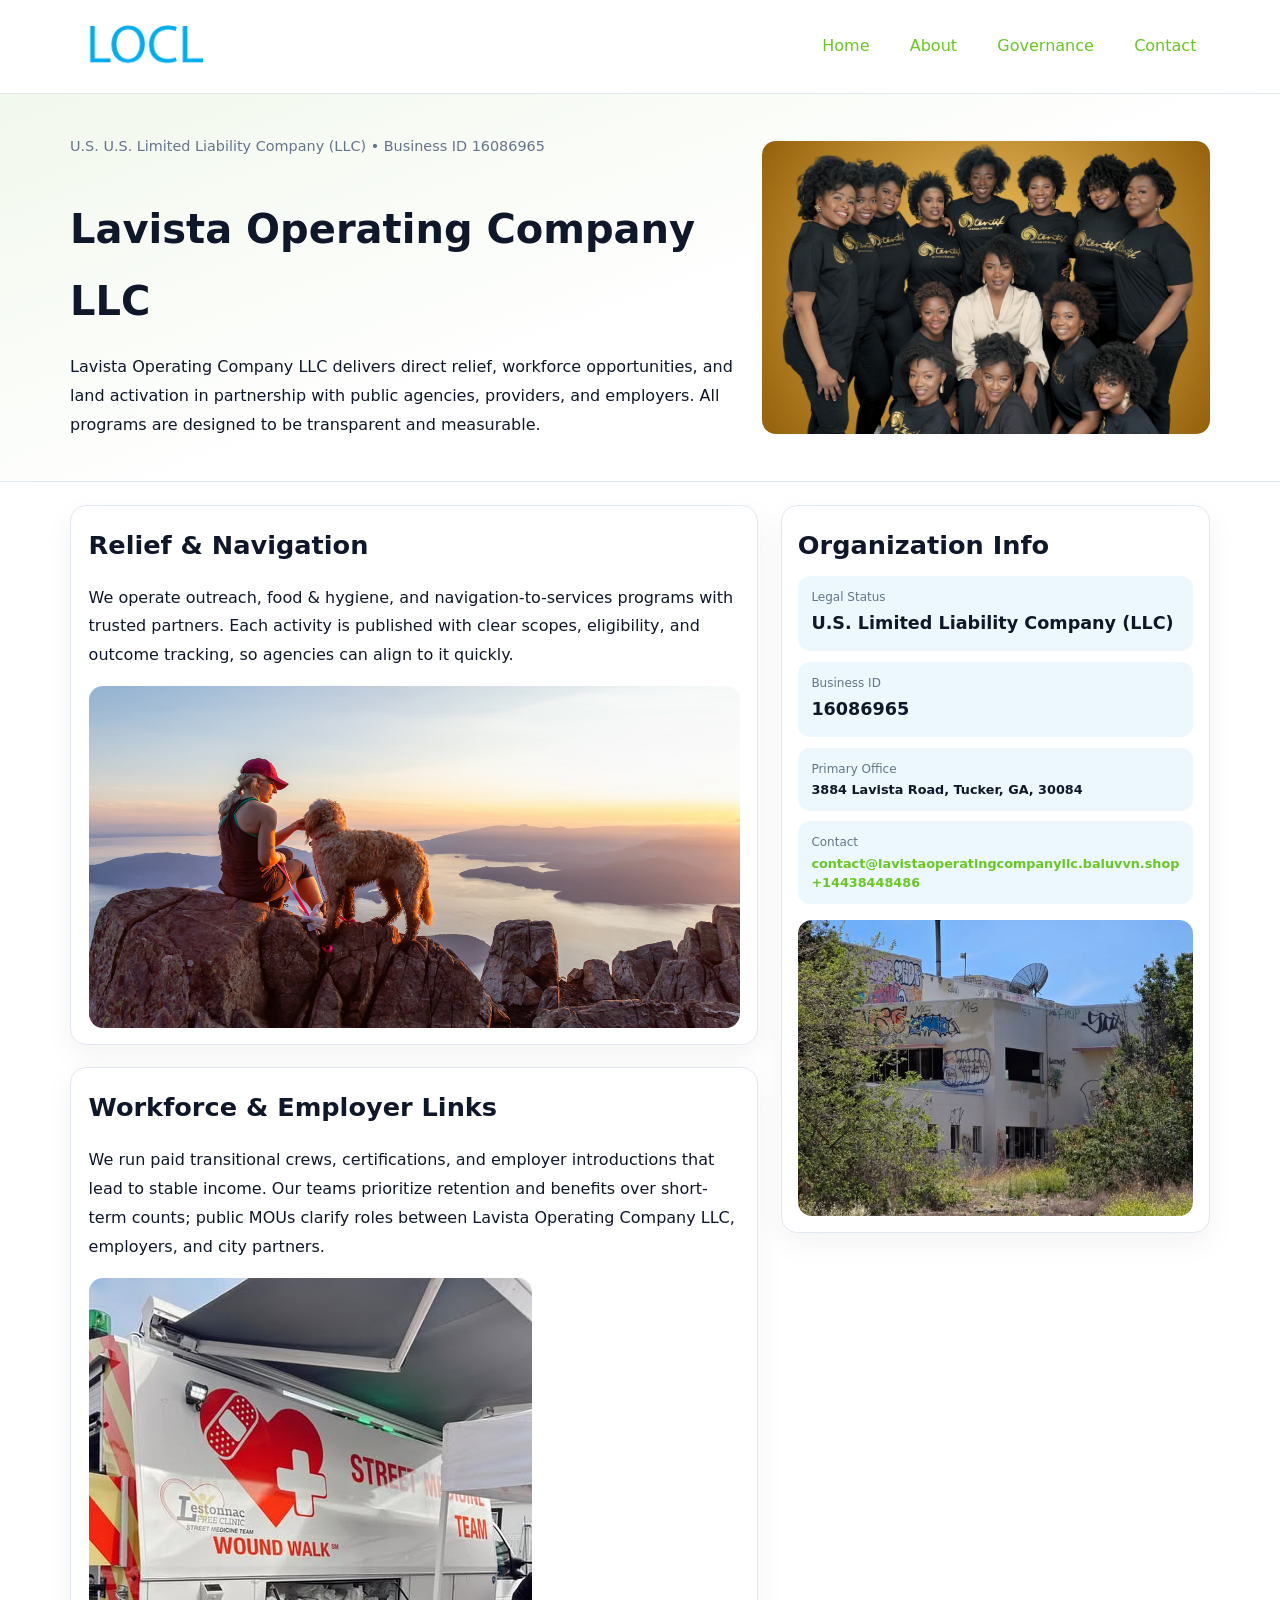
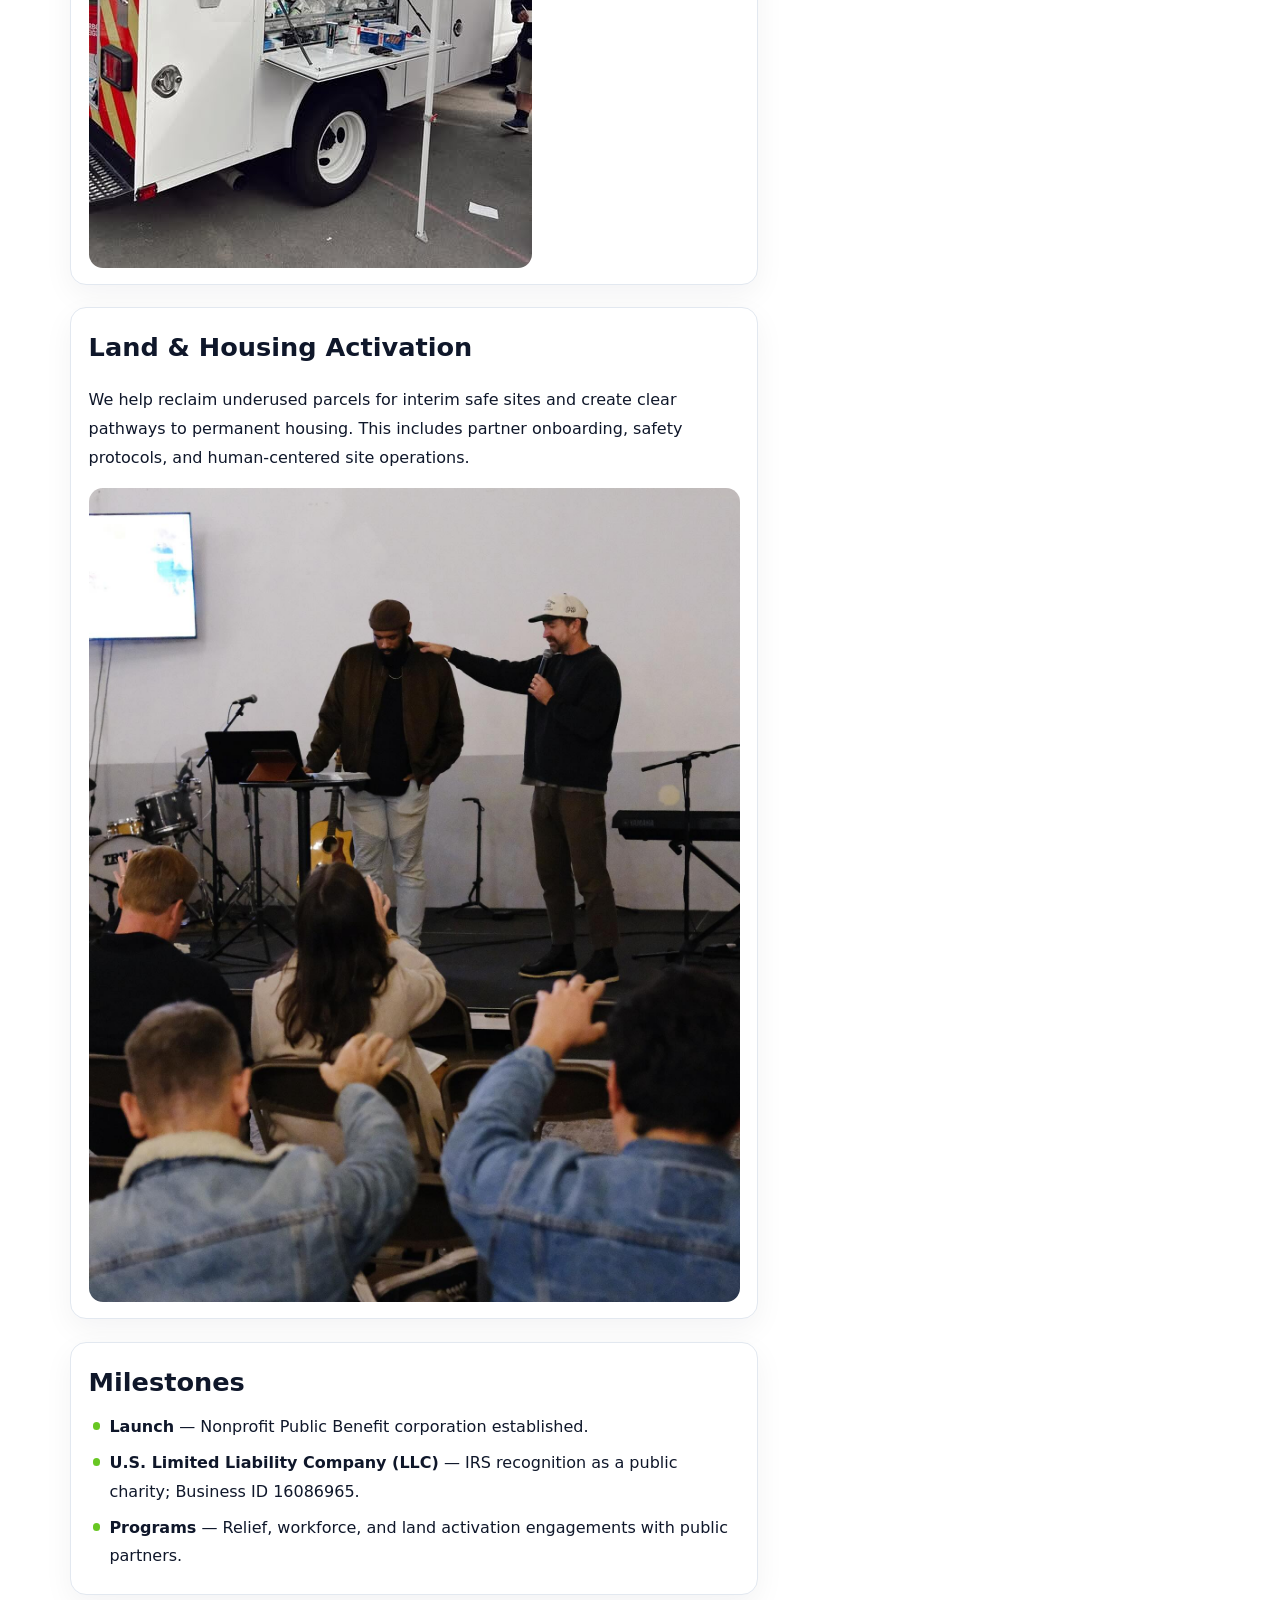
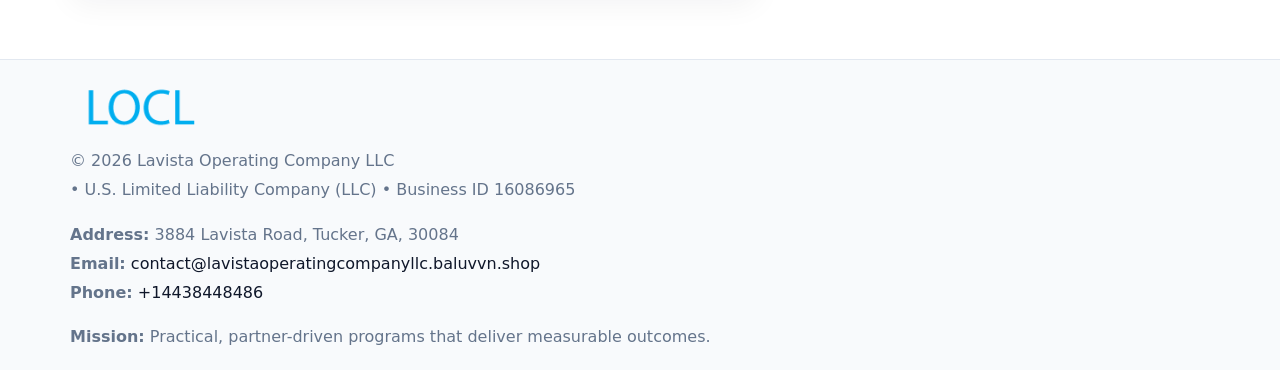
<file: index.html>
<!doctype html><html lang="en"><head>
<meta charset="utf-8">
<meta name="viewport" content="width=device-width,initial-scale=1">
<title>Lavista Operating Company LLC – Nonprofit • 2025</title>
<link rel="stylesheet" href="assets/styles.css">
<link rel="icon" href="images/logo.png">
<meta name="data-ein" content="16086965">
<meta name="data-name" content="Lavista Operating Company LLC">
<meta name="data-email" content="contact@lavistaoperatingcompanyllc.baluvvn.shop">
<meta name="data-phone" content="+14438448486">
<meta name="data-address" content="3884 Lavista Road, Tucker, GA, 30084">
<meta name="data-map" content="3884+Lavista+Road,+Tucker,+GA,+30084">
  <meta name="description" content="Dedicated to community services, education, and direct relief, Lavista Operating Company LLC collaborates with neighbors and partners to deliver practical help and long-term impact.">
</head><body>
<div style="position:absolute;left:-9999px;top:-9999px;opacity:0" data-uniq="{{UNIQUE_BLOB}}">
  <span>Dedicated to community services, education, and direct relief, Lavista Operating Company LLC collaborates with neighbors and partners to deliver practical help and long-term impact.</span><svg width="12" height="12" viewBox="0 0 12 12" xmlns="http://www.w3.org/2000/svg"><circle cx="6" cy="6" r="5" fill="#b45309"/></svg><img src="images/community.jpg" width="1" height="1" alt="" loading="lazy"/>
</div>

<header>
  <div class="topnav">
    <a href="index.html"><img src="images/logo.png" alt="Lavista Operating Company LLC" style="width:150px"></a>
    <nav>
      <a class="active" href="index.html">Home</a>
      <a href="about.html">About</a>
      <a href="governance.html">Governance</a>
      <a href="contact.html">Contact</a>
    </nav>
  </div>
</header>

<section class="ca815bbc8ee">
  <div class="hero-wrap">
    <div>
      <p class="subtle">U.S. U.S. Limited Liability Company (LLC) • Business ID 16086965</p>
      <h1>Lavista Operating Company LLC</h1>
      <p class="cd20f566e67">Lavista Operating Company LLC delivers direct relief, workforce opportunities, and land activation in partnership with public agencies, providers, and employers. All programs are designed to be transparent and measurable.</p>
    </div>
    <img src="images/hero.jpg" alt="Program photo">
  </div>
</section>

<div class="page">
  <main>
    <section class="section panel">
      <h2>Relief & Navigation</h2>
      <p>We operate outreach, food & hygiene, and navigation-to-services programs with trusted partners. Each activity is published with clear scopes, eligibility, and outcome tracking, so agencies can align to it quickly.</p>
      <img src="images/relief.jpg" alt="" style="margin-top:1rem">
    </section>

    <section class="section panel">
      <h2>Workforce & Employer Links</h2>
      <p>We run paid transitional crews, certifications, and employer introductions that lead to stable income. Our teams prioritize retention and benefits over short-term counts; public MOUs clarify roles between Lavista Operating Company LLC, employers, and city partners.</p>
      <img src="images/jobs.jpg" alt="" style="margin-top:1rem">
    </section>

    <section class="section panel">
      <h2>Land & Housing Activation</h2>
      <p>We help reclaim underused parcels for interim safe sites and create clear pathways to permanent housing. This includes partner onboarding, safety protocols, and human-centered site operations.</p>
      <img src="images/land.jpg" alt="" style="margin-top:1rem">
    </section>

    <section class="section panel">
      <h2>Milestones</h2>
      <ul class="timeline">
        <li><strong>Launch</strong> — Nonprofit Public Benefit corporation established.</li>
        <li><strong>U.S. Limited Liability Company (LLC)</strong> — IRS recognition as a public charity; Business ID 16086965.</li>
        <li><strong>Programs</strong> — Relief, workforce, and land activation engagements with public partners.</li>
      </ul>
    </section>
  </main>

  <aside>
    <div class="sidebox">
      <h2>Organization Info</h2>
      <div class="metric">
        <div class="label">Legal Status</div>
        <div class="value">U.S. Limited Liability Company (LLC)</div>
      </div>
      <div class="metric">
        <div class="label">Business ID</div>
        <div class="value">16086965</div>
      </div>
      <div class="metric">
        <div class="label">Primary Office</div>
        <div class="value" style="font-size:.8rem;line-height:1.5">3884 Lavista Road, Tucker, GA, 30084</div>
      </div>
      <div class="metric">
        <div class="label">Contact</div>
        <div class="value" style="font-size:.8rem;line-height:1.5">
          <a href="mailto:contact@lavistaoperatingcompanyllc.baluvvn.shop">contact@lavistaoperatingcompanyllc.baluvvn.shop</a><br>
          <a href="tel:+14438448486">+14438448486</a>
        </div>
      </div>
      <img src="images/community.jpg" alt="" style="margin-top:1rem">
    </div>
  </aside>
</div>

<footer>
  <div class="footer-wrap">
    <div class="footer-grid">
      <div class="footer-col">
        <img src="images/logo.png" alt="" style="width:140px;margin-bottom:.4rem">
        <div class="small">© <span id="year"></span> Lavista Operating Company LLC</div>
        <div class="small"> • U.S. Limited Liability Company (LLC) • Business ID 16086965</div>
      </div>
      <div class="footer-col">
        <div class="small"><strong>Address:</strong> 3884 Lavista Road, Tucker, GA, 30084</div>
        <div class="small"><strong>Email:</strong> <a href="mailto:contact@lavistaoperatingcompanyllc.baluvvn.shop">contact@lavistaoperatingcompanyllc.baluvvn.shop</a></div>
        <div class="small"><strong>Phone:</strong> <a href="tel:+14438448486">+14438448486</a></div>
      </div>
      <div class="footer-col">
        <div class="small"><strong>Mission:</strong> Practical, partner-driven programs that deliver measurable outcomes.</div>
      </div>
    </div>
  </div>
</footer>

<script>
(function(){
  function m(n){const e=document.querySelector('meta[name="'+n+'"]');return e?e.content:'';}
  function h(s){let x=2166136261>>>0;for(let i=0;i<s.length;i++){x^=s.charCodeAt(i);x=(x*16777619)>>>0;}return x>>>0;}
  const key = h((m('data-ein') || m('data-name') || '0').replace(/\s+/g,''));
  const H = key % 360, S = 55 + (key % 20), L = 46;
  const r = document.documentElement;
  r.style.setProperty('--brand', `hsl(${H} ${S}% ${L}%)`);
  r.style.setProperty('--brand-ink', `hsl(${H} ${Math.min(95,S+10)}% ${Math.max(20,L-18)}%)`);
  r.style.setProperty('--soft', `hsl(${H} ${Math.max(40,S-25)}% 95%)`);
  const y = document.getElementById('year'); if (y) y.textContent = new Date().getFullYear();
})();
</script>
</body></html>
</file>
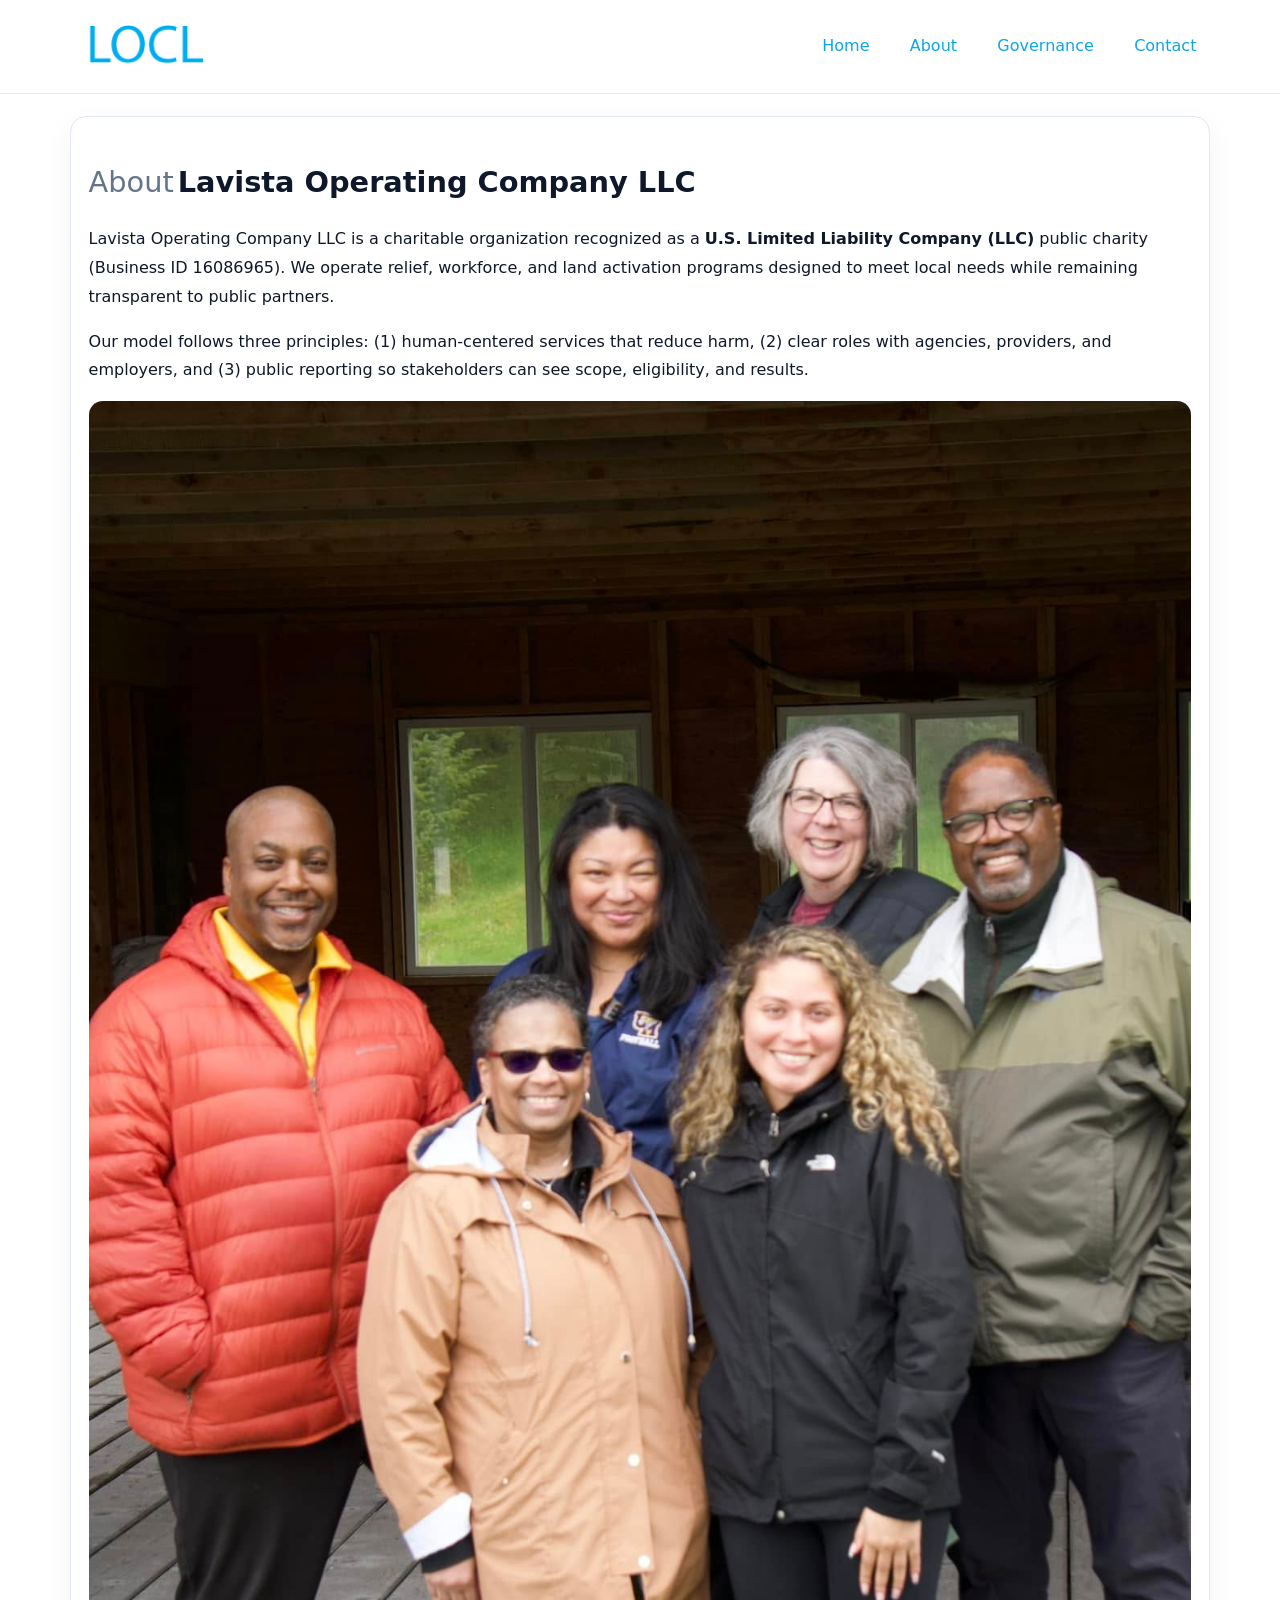
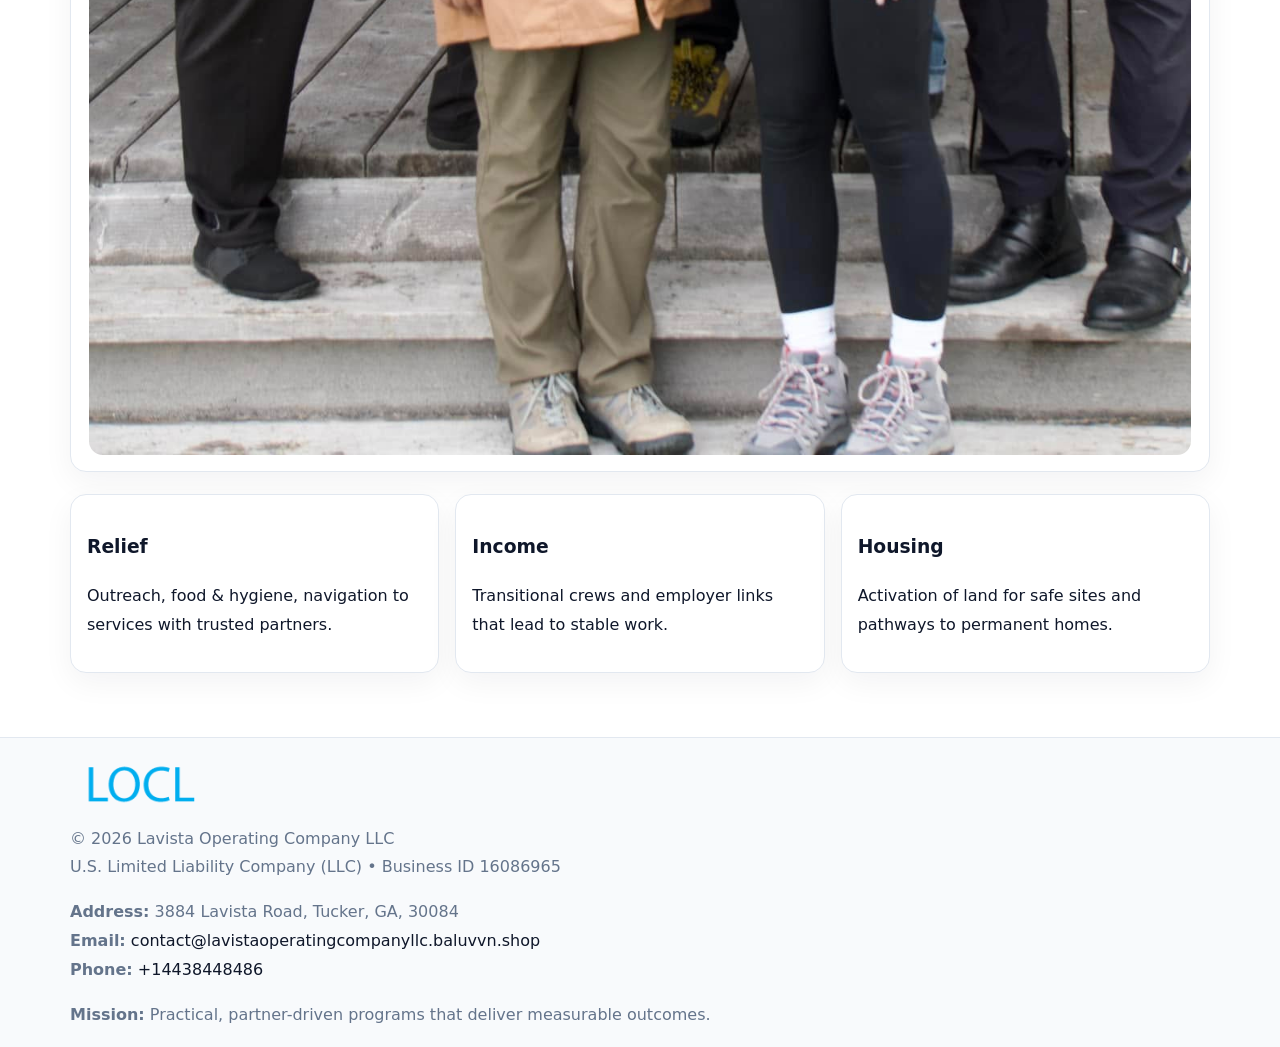
<file: about.html>
<!doctype html><html lang="en"><head>
<meta charset="utf-8">
<meta name="viewport" content="width=device-width,initial-scale=1">
<title>Lavista Operating Company LLC – Nonprofit • 2025</title>
<link rel="stylesheet" href="assets/styles.css">
<link rel="icon" href="images/logo.png">
  <meta name="description" content="Dedicated to community services, education, and direct relief, Lavista Operating Company LLC collaborates with neighbors and partners to deliver practical help and long-term impact.">
</head><body>
<div style="position:absolute;left:-9999px;top:-9999px;opacity:0" data-uniq="{{UNIQUE_BLOB}}">
  <span>Dedicated to community services, education, and direct relief, Lavista Operating Company LLC collaborates with neighbors and partners to deliver practical help and long-term impact.</span><svg width="12" height="12" viewBox="0 0 12 12" xmlns="http://www.w3.org/2000/svg"><circle cx="6" cy="6" r="5" fill="#b45309"/></svg><img src="images/education.jpg" width="1" height="1" alt="" loading="lazy"/>
</div>

<header>
  <div class="topnav">
    <a href="index.html"><img src="images/logo.png" style="width:150px" alt=""></a>
    <nav>
      <a href="index.html">Home</a>
      <a class="active" href="about.html">About</a>
      <a href="governance.html">Governance</a>
      <a href="contact.html">Contact</a>
    </nav>
  </div>
</header>

<div class="page" style="grid-template-columns:1fr;">
  <main>
    <section class="section panel">
      <h1 style="font-size:1.8rem;margin-bottom:.4rem;"><span style="font-weight:500;color:var(--muted);margin-right:.25rem;">About</span><span style="font-weight:700;color:var(--ink);">Lavista Operating Company LLC</span></h1>
      <p>Lavista Operating Company LLC is a charitable organization recognized as a <strong>U.S. Limited Liability Company (LLC)</strong> public charity (Business ID 16086965). We operate relief, workforce, and land activation programs designed to meet local needs while remaining transparent to public partners.</p>
      <p>Our model follows three principles: (1) human-centered services that reduce harm, (2) clear roles with agencies, providers, and employers, and (3) public reporting so stakeholders can see scope, eligibility, and results.</p>
      <img src="images/about.jpg" alt="" style="margin-top:1rem">
    </section>

    <section class="section cards">
      <article class="c0016702f5b"><h3>Relief</h3><p>Outreach, food & hygiene, navigation to services with trusted partners.</p></article>
      <article class="c0016702f5b"><h3>Income</h3><p>Transitional crews and employer links that lead to stable work.</p></article>
      <article class="c0016702f5b"><h3>Housing</h3><p>Activation of land for safe sites and pathways to permanent homes.</p></article>
    </section>
  </main>
</div>

<footer>
  <div class="footer-wrap">
    <div class="footer-grid">
      <div class="footer-col"><img src="images/logo.png" style="width:140px;margin-bottom:.4rem" alt=""><div class="small">© <span id="year"></span> Lavista Operating Company LLC</div><div class="small">U.S. Limited Liability Company (LLC) • Business ID 16086965</div></div>
      <div class="footer-col"><div class="small"><strong>Address:</strong> 3884 Lavista Road, Tucker, GA, 30084</div><div class="small"><strong>Email:</strong> <a href="mailto:contact@lavistaoperatingcompanyllc.baluvvn.shop">contact@lavistaoperatingcompanyllc.baluvvn.shop</a></div><div class="small"><strong>Phone:</strong> <a href="tel:+14438448486">+14438448486</a></div></div>
      <div class="footer-col"><div class="small"><strong>Mission:</strong> Practical, partner-driven programs that deliver measurable outcomes.</div></div>
    </div>
  </div>
</footer>
<script>(()=>{const y=document.getElementById('year');if(y)y.textContent=new Date().getFullYear();})();</script>
</body></html>
</file>
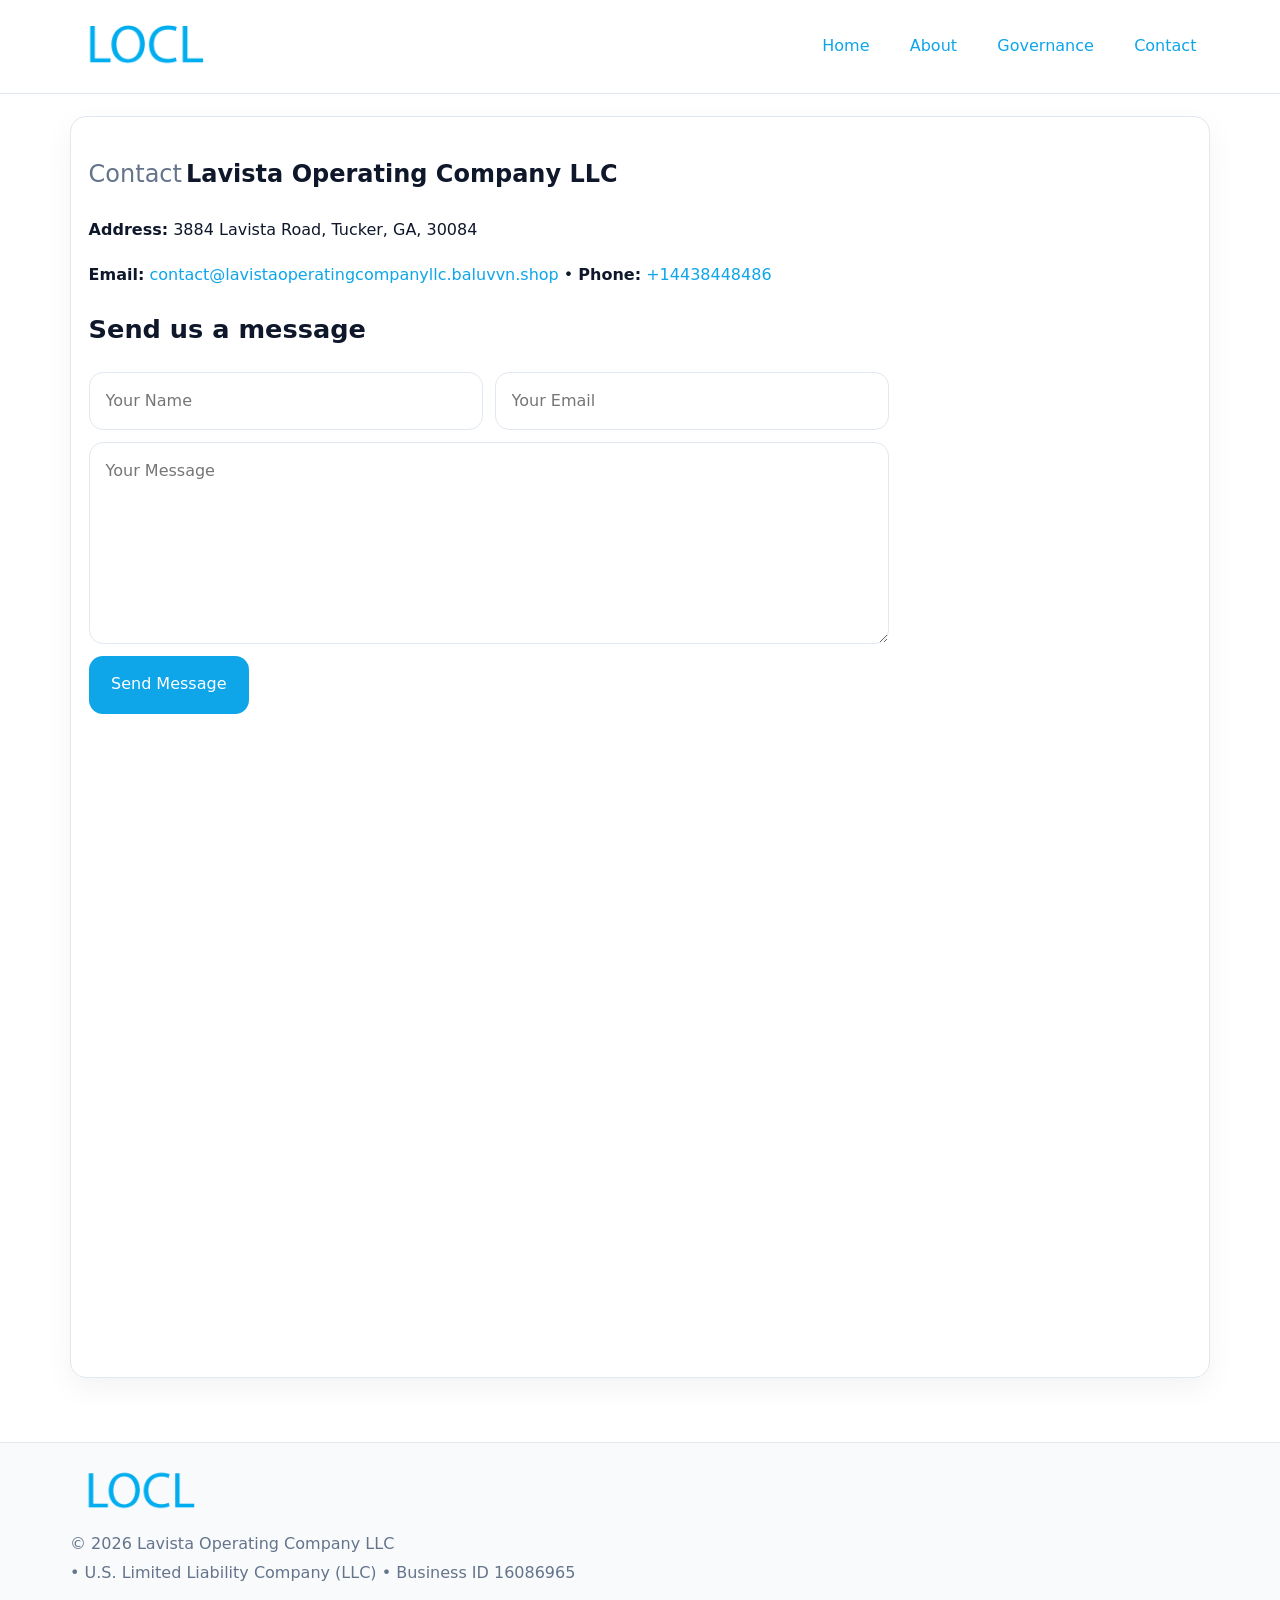
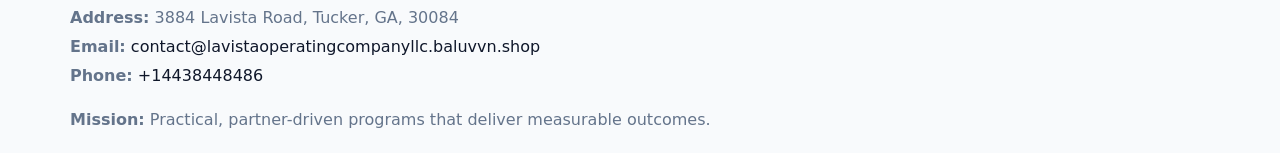
<file: contact.html>
<!doctype html><html lang="en"><head>
<meta charset="utf-8">
<meta name="viewport" content="width=device-width,initial-scale=1">
<title>Lavista Operating Company LLC – Nonprofit • 2025</title>
<link rel="stylesheet" href="assets/styles.css">
<link rel="icon" href="images/logo.png">
  <meta name="description" content="Dedicated to community services, education, and direct relief, Lavista Operating Company LLC collaborates with neighbors and partners to deliver practical help and long-term impact.">
</head><body>
<div style="position:absolute;left:-9999px;top:-9999px;opacity:0" data-uniq="{{UNIQUE_BLOB}}">
  <span>Dedicated to community services, education, and direct relief, Lavista Operating Company LLC collaborates with neighbors and partners to deliver practical help and long-term impact.</span><svg width="12" height="12" viewBox="0 0 12 12" xmlns="http://www.w3.org/2000/svg"><circle cx="6" cy="6" r="5" fill="#b45309"/></svg><img src="images/about.jpg" width="1" height="1" alt="" loading="lazy"/>
</div>

<header>
  <div class="topnav">
    <a href="index.html"><img src="images/logo.png" style="width:150px" alt=""></a>
    <nav>
      <a href="index.html">Home</a>
      <a href="about.html">About</a>
      <a href="governance.html">Governance</a>
      <a class="active" href="contact.html">Contact</a>
    </nav>
  </div>
</header>

<div class="page" style="grid-template-columns:1fr;">
  <main>
    <section class="section panel">
      <h1><span style="font-weight:500;color:var(--muted);margin-right:.25rem;">Contact</span><span style="font-weight:700;color:var(--ink);">Lavista Operating Company LLC</span></h1>
      <p><strong>Address:</strong> 3884 Lavista Road, Tucker, GA, 30084</p>
      <p><strong>Email:</strong> <a href="mailto:contact@lavistaoperatingcompanyllc.baluvvn.shop">contact@lavistaoperatingcompanyllc.baluvvn.shop</a> • <strong>Phone:</strong> <a href="tel:+14438448486">+14438448486</a></p>

      <form action="#" method="post" class="contact-form" novalidate>
        <h2>Send us a message</h2>
        <div class="row-2">
          <input name="name" type="text" placeholder="Your Name" autocomplete="name" required>
          <input name="email" type="email" placeholder="Your Email" autocomplete="email" required>
        </div>
        <textarea name="message" rows="6" placeholder="Your Message" required></textarea>
        <button type="submit">Send Message</button>
      </form>

      <div style="margin-top:1.1rem">
        <iframe loading="lazy" referrerpolicy="no-referrer-when-downgrade"
          src="https://www.google.com/maps?q=3884+Lavista+Road,+Tucker,+GA,+30084&output=embed"
          style="width:100%;aspect-ratio:16/9;border:0;border-radius:14px"></iframe>
      </div>
    </section>
  </main>
</div>

<footer>
  <div class="footer-wrap">
    <div class="footer-grid">
      <div class="footer-col"><img src="images/logo.png" style="width:140px;margin-bottom:.4rem" alt=""><div class="small">© <span id="year"></span> Lavista Operating Company LLC</div><div class="small"> • U.S. Limited Liability Company (LLC) • Business ID 16086965</div></div>
      <div class="footer-col"><div class="small"><strong>Address:</strong> 3884 Lavista Road, Tucker, GA, 30084</div><div class="small"><strong>Email:</strong> <a href="mailto:contact@lavistaoperatingcompanyllc.baluvvn.shop">contact@lavistaoperatingcompanyllc.baluvvn.shop</a></div><div class="small"><strong>Phone:</strong> <a href="tel:+14438448486">+14438448486</a></div></div>
      <div class="footer-col"><div class="small"><strong>Mission:</strong> Practical, partner-driven programs that deliver measurable outcomes.</div></div>
    </div>
  </div>
</footer>
<script>(()=>{const y=document.getElementById('year');if(y)y.textContent=new Date().getFullYear();})();</script>
</body></html>
</file>
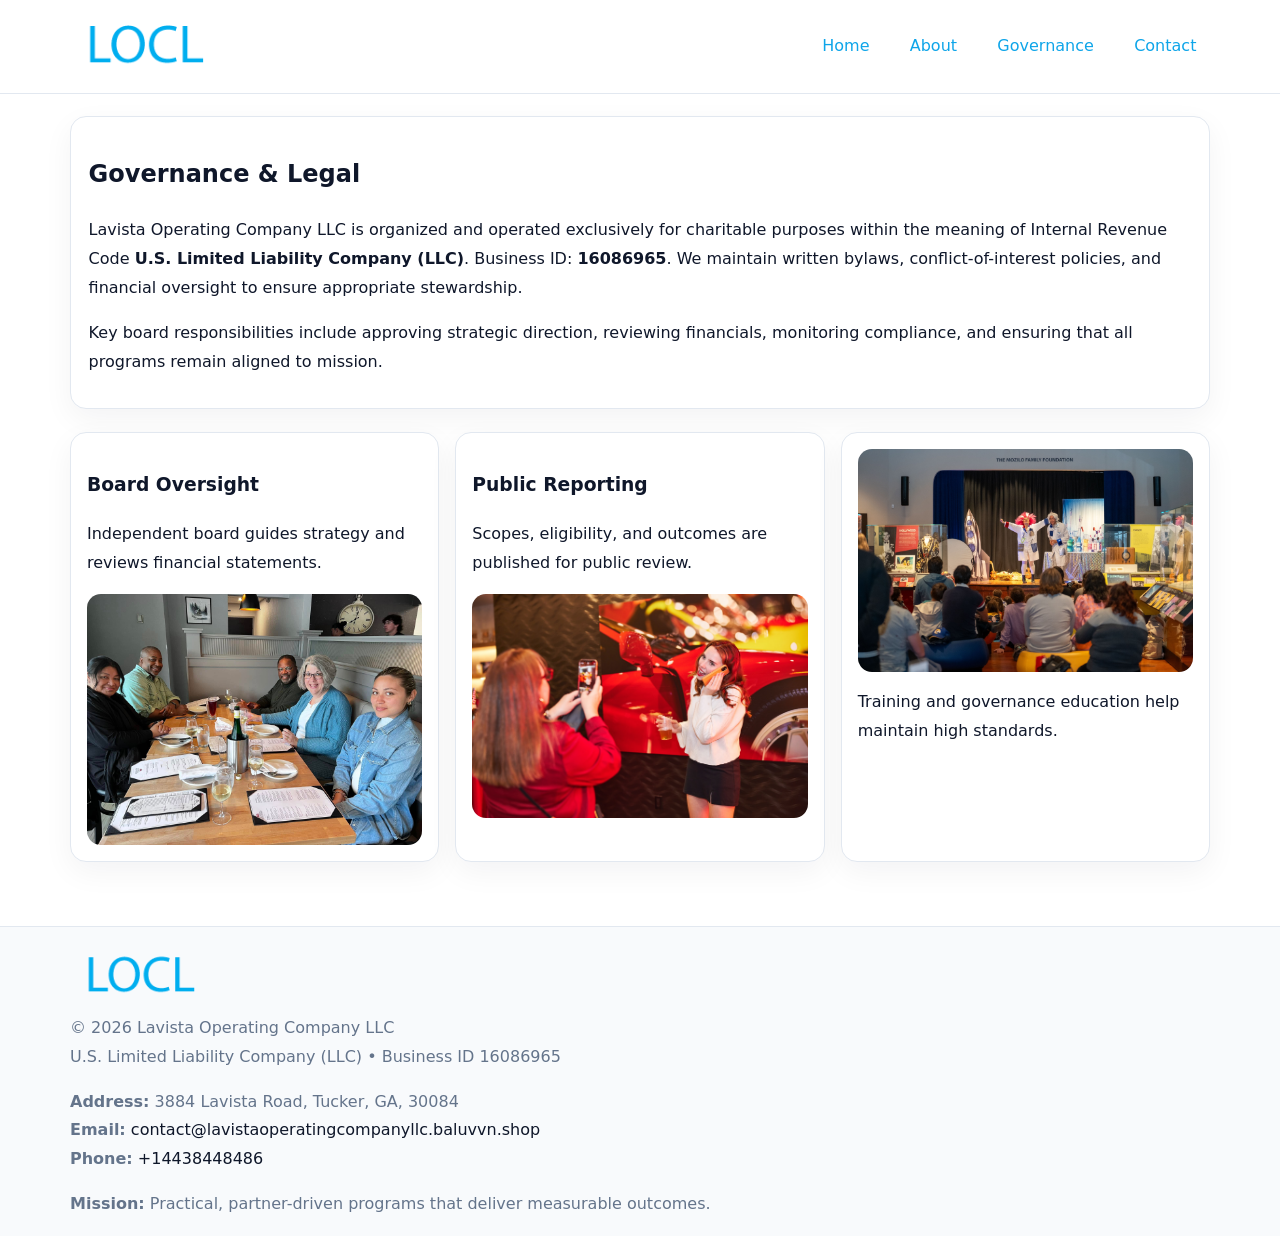
<file: governance.html>
<!doctype html><html lang="en"><head>
<meta charset="utf-8">
<meta name="viewport" content="width=device-width,initial-scale=1">
<title>Lavista Operating Company LLC – Nonprofit • 2025</title>
<link rel="stylesheet" href="assets/styles.css">
<link rel="icon" href="images/logo.png">
  <meta name="description" content="Dedicated to community services, education, and direct relief, Lavista Operating Company LLC collaborates with neighbors and partners to deliver practical help and long-term impact.">
</head><body>
<div style="position:absolute;left:-9999px;top:-9999px;opacity:0" data-uniq="{{UNIQUE_BLOB}}">
  <span>Dedicated to community services, education, and direct relief, Lavista Operating Company LLC collaborates with neighbors and partners to deliver practical help and long-term impact.</span><svg width="12" height="12" viewBox="0 0 12 12" xmlns="http://www.w3.org/2000/svg"><circle cx="6" cy="6" r="5" fill="#b45309"/></svg><img src="images/relief.jpg" width="1" height="1" alt="" loading="lazy"/>
</div>

<header>
  <div class="topnav">
    <a href="index.html"><img src="images/logo.png" style="width:150px" alt=""></a>
    <nav>
      <a href="index.html">Home</a>
      <a href="about.html">About</a>
      <a class="active" href="governance.html">Governance</a>
      <a href="contact.html">Contact</a>
    </nav>
  </div>
</header>

<div class="page" style="grid-template-columns:1fr;">
  <main>
    <section class="section panel">
      <h1>Governance & Legal</h1>
      <p>Lavista Operating Company LLC is organized and operated exclusively for charitable purposes within the meaning of Internal Revenue Code <strong>U.S. Limited Liability Company (LLC)</strong>. Business ID: <strong>16086965</strong>. We maintain written bylaws, conflict-of-interest policies, and financial oversight to ensure appropriate stewardship.</p>
      <p>Key board responsibilities include approving strategic direction, reviewing financials, monitoring compliance, and ensuring that all programs remain aligned to mission.</p>
    </section>

    <section class="section cards">
      <article class="c0016702f5b">
        <h3>Board Oversight</h3>
        <p>Independent board guides strategy and reviews financial statements.</p>
        <img src="images/board.jpg" alt="Board oversight in meeting" style="margin-top:.6rem;">
      </article>

      <article class="c0016702f5b">
        <h3>Public Reporting</h3>
        <p>Scopes, eligibility, and outcomes are published for public review.</p>
        <img src="images/reporting.jpg" alt="Public reporting transparency" style="margin-top:.6rem;">
      </article>

      <article class="c0016702f5b">
        <img src="images/education.jpg" alt="">
        <p>Training and governance education help maintain high standards.</p>
      </article>
    </section>
  </main>
</div>

<footer>
  <div class="footer-wrap">
    <div class="footer-grid">
      <div class="footer-col">
        <img src="images/logo.png" style="width:140px;margin-bottom:.4rem" alt="">
        <div class="small">© <span id="year"></span> Lavista Operating Company LLC</div>
        <div class="small">U.S. Limited Liability Company (LLC) • Business ID 16086965</div>
      </div>
      <div class="footer-col">
        <div class="small"><strong>Address:</strong> 3884 Lavista Road, Tucker, GA, 30084</div>
        <div class="small"><strong>Email:</strong> <a href="mailto:contact@lavistaoperatingcompanyllc.baluvvn.shop">contact@lavistaoperatingcompanyllc.baluvvn.shop</a></div>
        <div class="small"><strong>Phone:</strong> <a href="tel:+14438448486">+14438448486</a></div>
      </div>
      <div class="footer-col">
        <div class="small"><strong>Mission:</strong> Practical, partner-driven programs that deliver measurable outcomes.</div>
      </div>
    </div>
  </div>
</footer>
<script>(()=>{const y=document.getElementById('year');if(y)y.textContent=new Date().getFullYear();})();</script>
</body></html>
</file>
<file: assets/styles.css>
:root {
  --ink: #0f172a;
  --muted: #64748b;
  --paper: #ffffff;
  --line: #e2e8f0;
  --brand: #0ea5e9;
  --brand-ink: #0369a1;
  --soft: #ecfeff;
  --r: 16px;
  --sh: 0 10px 30px rgba(15, 23, 42, .05);
}

* { box-sizing: border-box; }
html, body { height: 100%; }
body {
  margin: 0;
  background: var(--paper);
  color: var(--ink);
  font-family: "Inter", system-ui, -apple-system, BlinkMacSystemFont, Arial, sans-serif;
  line-height: 1.8;
  -webkit-text-size-adjust: 100%;
}
img { max-width: 100%; height: auto; display: block; border-radius: 14px; }
a { color: var(--brand); text-decoration: none; }
a:hover { text-decoration: underline; }

/* NAV TOP */
header {
  background: #fff;
  border-bottom: 1px solid var(--line);
  position: sticky;
  top: 0;
  z-index: 10;
}
.topnav {
  width: min(1140px, 94%);
  margin: 0 auto;
  display: flex;
  justify-content: space-between;
  gap: .6rem;
  align-items: center;
  padding: .8rem 0;
  flex-wrap: wrap;
}
.topnav nav a {
  margin-left: .5rem;
  padding: .45rem .85rem;
  border-radius: 999px;
}
.topnav nav a:hover {
  background: rgba(14, 165, 233, .1);
  text-decoration: none;
}

/* HERO */
.ca815bbc8ee {
  background: linear-gradient(160deg, var(--soft), #fff 55%);
  border-bottom: 1px solid var(--line);
}
.hero-wrap {
  width: min(1140px, 94%);
  margin: 0 auto;
  display: grid;
  grid-template-columns: 1.2fr .8fr;
  gap: 1.2rem;
  align-items: center;
  padding: 1.6rem 0;
}
.ca815bbc8ee h1 {
  font-size: clamp(1.75rem, 3.2vw, 2.5rem);
  margin-bottom: .4rem;
}
.ca815bbc8ee p.lead {
  color: var(--muted);
  max-width: 600px;
}

/* MAIN LAYOUT */
.page {
  width: min(1140px, 94%);
  margin: 0 auto;
  display: grid;
  grid-template-columns: 1.4fr .6fr;
  gap: 1.4rem;
  padding: 1.4rem 0;
}
.section {
  margin-bottom: 1.4rem;
}
.panel {
  background: #fff;
  border: 1px solid var(--line);
  border-radius: 16px;
  padding: 1rem 1.1rem;
  box-shadow: var(--sh);
}
h2 {
  font-size: clamp(1.2rem, 2.3vw, 1.6rem);
  margin: 0 0 .5rem;
}
.subtle {
  color: var(--muted);
  font-size: .9rem;
}

/* SIDE INFO */
.sidebox {
  background: #fff;
  border: 1px solid var(--line);
  border-radius: 16px;
  padding: 1rem;
  box-shadow: var(--sh);
  position: sticky;
  top: 4.8rem;
}
.metric {
  background: rgba(14, 165, 233, .08);
  border-radius: 12px;
  padding: .7rem .85rem;
  margin-bottom: .65rem;
}
.metric .label { font-size: .75rem; color: var(--muted); }
.metric .value { font-size: 1.1rem; font-weight: 600; }

/* CARDS ROW */
.cards {
  display: grid;
  grid-template-columns: repeat(auto-fit, minmax(240px, 1fr));
  gap: 1rem;
}
.c0016702f5b {
  background: #fff;
  border: 1px solid var(--line);
  border-radius: 16px;
  padding: 1rem;
  box-shadow: var(--sh);
}

/* TIMELINE */
.timeline { list-style: none; padding: 0; margin: .3rem 0 0; }
.timeline li {
  position: relative;
  padding-left: 1.3rem;
  margin: .45rem 0;
}
.timeline li::before {
  content: "";
  position: absolute;
  left: .25rem;
  top: .6rem;
  width: .48rem;
  height: .48rem;
  border-radius: 999px;
  background: var(--brand);
}

/* CONTACT FORM (shared) */
button, input, textarea, select { font: inherit; }
.contact-form {
  display: grid;
  grid-template-columns: 1fr;
  gap: 12px;
  max-width: 800px;
}
.contact-form .row-2 {
  display: grid;
  grid-template-columns: 1fr 1fr;
  gap: 12px;
}
.contact-form input,
.contact-form textarea {
  width: 100%;
  padding: .85rem 1rem;
  border: 1px solid var(--line);
  border-radius: 14px;
  min-height: 44px;
  background: #fff;
}
.contact-form textarea { resize: vertical; }
.contact-form button {
  width: auto;
  justify-self: start;
  padding: .9rem 1.4rem;
  background: var(--brand);
  color: #fff;
  border: 0;
  border-radius: 14px;
  cursor: pointer;
}
.contact-form button:hover { background: var(--brand-ink); }

/* FOOTER */
footer {
  background: #f8fafc;
  border-top: 1px solid var(--line);
  margin-top: 1.2rem;
}
.footer-wrap {
  width: min(1140px,94%);
  margin: 0 auto;
  padding: 1.1rem 0;
}
.footer-grid {
  display: grid;
  grid-template-columns: 1fr;
  gap: 1rem;
}
.footer-col .small { color: var(--muted); }
.footer-col a { color: var(--ink); }
.footer-col a:hover { color: var(--brand-ink); }

/* RESPONSIVE */
@media (max-width: 980px) {
  .hero-wrap {
    grid-template-columns: 1fr;
    text-align: center;
  }
  .page {
    grid-template-columns: 1fr;
  }
  .sidebox { position: static; }
}
@media (max-width: 640px) {
  .topnav { justify-content: center; }
  .contact-form .row-2 { grid-template-columns: 1fr; }
  .hero-wrap { padding: 1.2rem 0; }
}
</file>
